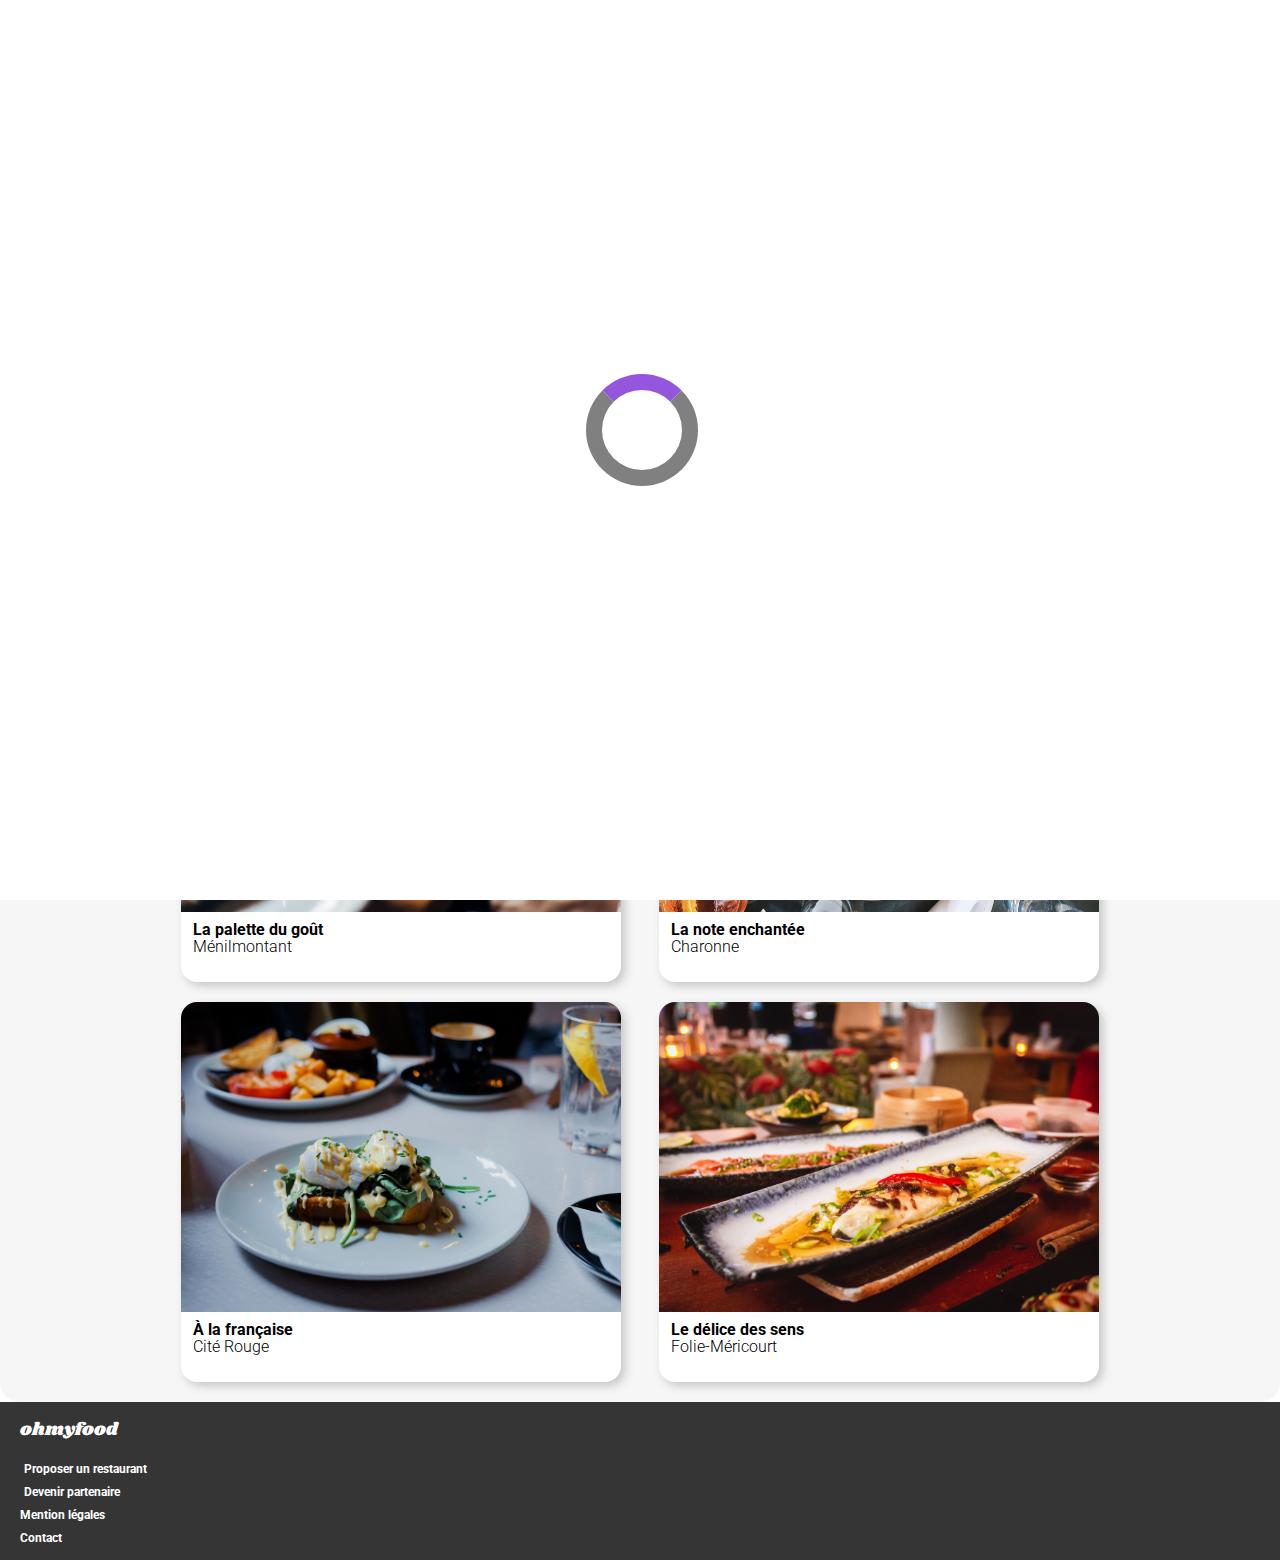
<file: index.html>
<!DOCTYPE html>
<html lang="fr">
    <head>
        <meta charset="UTF-8" />   
	    <meta name="viewport" content="width=device-width, initial-scale=1.0">
        <link rel="stylesheet" href="./assets/css/style.css" />
        <link rel="stylesheet" media="screen and (min-width: 992px)" href="./assets/css/bigscreen.css" type="text/css" />
        <link rel="stylesheet" media="screen and (min-width: 765px) and (max-width: 992px)" href="./assets/css/mediumscreen.css" type="text/css" />
        <title>ohmyfood - accueil</title>
        <link href="https://kit-free.fontawesome.com/releases/latest/css/free-v4-shims.min.css" media="all" rel="stylesheet">
        <link href="https://kit-free.fontawesome.com/releases/latest/css/free-v4-font-face.min.css" media="all" rel="stylesheet">
        <link href="https://kit-free.fontawesome.com/releases/latest/css/free.min.css" media="all" rel="stylesheet">
    </head>
    <body>


        <div class="loader">
            <div class="loader_container"></div>
        </div>



        <header>
            <div class="headerimg">
                <img class="logoheader" src="assets/img/logo/ohmyfood.png" alt="ohmyfood_logo">
            </div>
            <div class="header_lieu">
                <i class="fas fa-map-marker-alt"></i><span class="bold">Paris, Belleville</span>
            </div>
	    </header>
        <main>
            <div id="container_biginfo">
                <div class="container_info">
                    <div class="container_info_taille">
                        <div class="h1_placement">
                            <h1>Réservez le menu qui vous convient</h1>
                        </div>
                        <span class="container_info_text">Découvrez des restaurants d'exception,<br/> séléctionnés par nos soins.</span>
                        <div class="container_info_btn">
                            <a href="#"><span>Explorer nos restaurants</span></a>
                        </div>
                    </div>
                </div>
                <div class="container_fonctionnement">
                    <div class="container_fonctionnement_taille">
                        <div class="container_fonctionnement_titre">
                            <h2>Fonctionnement</h2>
                        </div>
                        <div class="container_fonctionnement_btn"> 
                            <a href="#"><div class="fonctionnement_size">
                                <span><span id="number1">1</span><i class="fas fa-mobile-alt"></i> Choisissez un restaurant</span>
                            </div></a>
                            <a href="#"><div class="fonctionnement_size">
                                <span><span id="number2">2</span><i class="fas fa-list-ul"></i> Composez votre menu </span>
                            </div></a>
                            <a href="#"><div class="fonctionnement_size">
                                <span><span id="number3">3</span><i class="fas fa-store"></i> Dégustez au restaurant</span>
                            </div></a>
                        </div>    
                    </div>
                </div>
            </div>
            <div class="container_restaurants">
                <div class="container_restaurants_titre">
                    <h2>Restaurants</h2>
                </div>
                <div class="Container_restaurants_liste">
                    <a href="menu_la_palette_du_gout.html"><div class="clicrestaurants">
                        <img class="indeximg" src="assets/img/restaurants/jay-wennington-N_Y88TWmGwA-unsplash.jpg" alt="#">
                        <span class="btn_nouveau bold">Nouveau</span>
                        <span class="margin_clic bold">La palette du goût<i class="far fa-heart coeur animationcoeur"></i></span>
                        <span id="margin_soustext">Ménilmontant</span>
                    </div></a>
                    <a href="menu_la_note_enchantee.html"><div class="clicrestaurants">
                        <img class="indeximg" src="assets/img/restaurants/stil-u2Lp8tXIcjw-unsplash.jpg" alt="#">
                        <span class="btn_nouveau bold">Nouveau</span>
                        <span class="margin_clic bold">La note enchantée<i class="far fa-heart coeur animationcoeur"></i></span>
                        <span id="margin_soustext2">Charonne</span>
                    </div></a>
                    <a href="menu_a_la_française.html"><div class="clicrestaurants">
                        <img class="indeximg" src="assets/img/restaurants/toa-heftiba-DQKerTsQwi0-unsplash.jpg" alt="#">
                        <span class="margin_clic bold">À la française<i class="far fa-heart coeur animationcoeur"></i></span>
                        <span id="margin_soustext3">Cité Rouge</span>
                    </div></a>
                    <a href="menu_le_delice_des_sens.html"><div class="clicrestaurants">
                        <img class="indeximg" src="assets/img/restaurants/louis-hansel-shotsoflouis-qNBGVyOCY8Q-unsplash.jpg" alt="#">
                        <span class="margin_clic bold">Le délice des sens<i class="far fa-heart coeur animationcoeur"></i></span>
                        <span id="margin_soustext4">Folie-Méricourt</span>
                    </div></a>
                </div>    
            </div>
        </main>
	    <footer>
            <h2>ohmyfood</h2>
            <a href="#"><i class="fas fa-utensils"></i><span class="bold footer"> Proposer un restaurant</span></a>
            <a href="#"><i class="fas fa-hands-helping"></i><span class="bold"> Devenir partenaire</span></a>
            <a href="#"><span class="bold">Mention légales</span></a>
            <a href="mailto:ohmyfood.pro@gmail.com"><span class="bold">Contact</span></a>
	    </footer>
    </body>
</html>
</file>
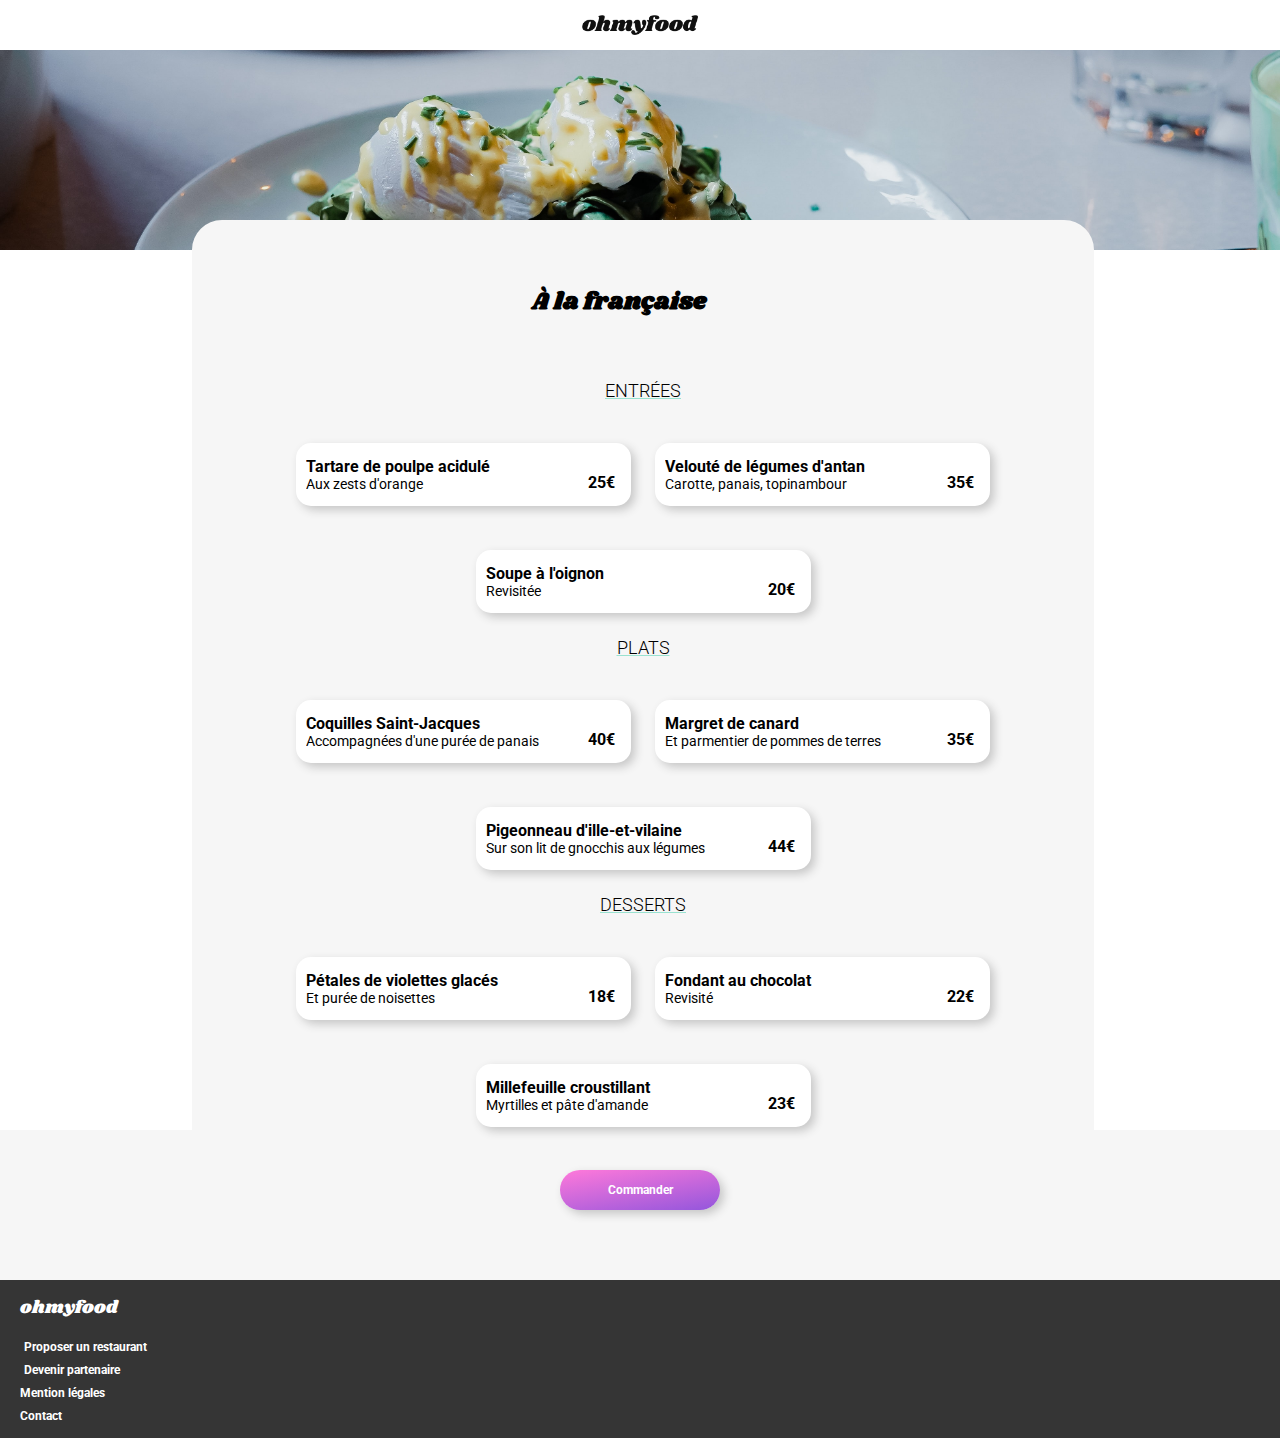
<file: menu_a_la_française.html>
<!DOCTYPE html>
<html lang="fr">
    <head>
        <meta charset="UTF-8" />   
	    <meta name="viewport" content="width=device-width, initial-scale=1.0">
        <link rel="stylesheet" href="./assets/css/style.css" />
        <link rel="stylesheet" media="screen and (min-width: 993px)" href="./assets/css/bigscreen.css" type="text/css" />
        <link rel="stylesheet" media="screen and (min-width: 765px) and (max-width: 992px)" href="./assets/css/mediumscreen.css" type="text/css" />
        <title>ohmyfood - Menu - À la française</title>
        <link href="https://kit-free.fontawesome.com/releases/latest/css/free-v4-shims.min.css" media="all" rel="stylesheet">
        <link href="https://kit-free.fontawesome.com/releases/latest/css/free-v4-font-face.min.css" media="all" rel="stylesheet">
        <link href="https://kit-free.fontawesome.com/releases/latest/css/free.min.css" media="all" rel="stylesheet">
    </head>
    <body>
        <header>
            <div class="retour">
                <a href="index.html"><i class="fas fa-arrow-left"></i></a>
            </div>
            <div class="container_logo">
                <img class="logo_img" src="assets/img/logo/ohmyfood.png" alt="ohmyfood_logo">
            </div>
	    </header>
        <main>
            <div class="background_color">
                <div class="main_img">
                    <img class="img_principal" src="assets/img/restaurants/toa-heftiba-DQKerTsQwi0-unsplash.jpg" alt="#">
                </div>
                <div class="background_border">
                    <div class="container_titre">
                        <h1>À la française <a href="#"><i class="far coeur_title fa-heart animationcoeur"></i></a></h1>
                    </div>
                    <div class="entete">
                        <span>ENTRÉES</span>
                    </div>
                    <div class="container_repas delay_1">
                        <section class="btn_repas">    
                            <header class="description">
                                <h4 class="bold description_titre">Tartare de poulpe acidulé</h4>
                                <p class="description_ingredient">Aux zests d'orange</p>
                            </header>  
                            <div class="bold price">25€</div>
                            <div class="animationcheck">
                                <div class="btn_repas_valide">
                                    <i class="fas fa-check-circle"></i>
                                </div>
                            </div>  
                        </section>
                        <section class="btn_repas">
                            <header class="description">
                                <h4 class="bold description_titre">Velouté de légumes d'antan</h4>
                                <p class="description_ingredient">Carotte, panais, topinambour</p>
                            </header>
                            <div class="bold price">35€</div>  
                            <div class="animationcheck">
                                <div class="btn_repas_valide">
                                    <i class="fas fa-check-circle"></i>
                                </div>
                            </div>
                        </section>
                        <section class="btn_repas">                          
                            <header class="description">
                                <h4 class="bold description_titre">Soupe à l'oignon</h4>
                                <p class="description_ingredient">Revisitée</p>
                            </header>    
                            <div class="bold price">20€</div>
                            <div class="animationcheck">
                                <div class="btn_repas_valide">
                                    <i class="fas fa-check-circle"></i>
                                </div>
                            </div>    
                        </section>
                    </div>
                    <div class="entete">
                        <span>PLATS</span>
                    </div>
                    <div class="container_repas delay_2">
                        <section class="btn_repas">
                            <header class="description">
                                <h4 class="bold description_titre">Coquilles Saint-Jacques</h4>
                                <p class="description_ingredient">Accompagnées d'une purée de panais</p>  
                            </header>
                            <div class="bold price">40€</div>
                            <div class="animationcheck">
                                <div class="btn_repas_valide">
                                    <i class="fas fa-check-circle"></i>
                                </div>
                            </div>    
                        </section>

                        <section class="btn_repas">
                            <header class="description">
                                <h4 class="bold description_titre">Margret de canard</h4>
                                <p class="description_ingredient">Et parmentier de pommes de terres</p>
                            </header>
                            <div class="bold price">35€</div>
                            <div class="animationcheck">
                                <div class="btn_repas_valide">
                                    <i class="fas fa-check-circle"></i>
                                </div>
                            </div>
                        </section>
                        <section class="btn_repas">
                            <header class="description">
                                <h4 class="bold description_titre">Pigeonneau d'ille-et-vilaine</h4>                           
                                <p class="description_ingredient">Sur son lit de gnocchis aux légumes</p>
                            </header>    
                            <div class="bold price">44€</div>
                            <div class="animationcheck">
                                <div class="btn_repas_valide">
                                    <i class="fas fa-check-circle"></i>
                                </div>
                            </div>
                        </section>
                    </div>
                    <div class="entete">
                        <span>DESSERTS</span>
                    </div>
                    <div class="container_repas delay_3">
                       <section class="btn_repas">
                            <header class="description">
                                <h4 class="bold description_titre">Pétales de violettes glacés</h4>
                                <p class="description_ingredient">Et purée de noisettes</p>
                            </header>    
                            <div class="bold price">18€</div>
                            <div class="animationcheck">
                                <div class="btn_repas_valide">
                                    <i class="fas fa-check-circle"></i>
                                </div>
                            </div>
                        </section>
                        <section class="btn_repas">
                            <header class="description">
                                <h4 class="bold description_titre">Fondant au chocolat</h4>
                                <p class="description_ingredient">Revisité</p>
                            </header>
                            <div class="bold price">22€</div>
                            <div class="animationcheck">
                                <div class="btn_repas_valide">
                                    <i class="fas fa-check-circle"></i>
                                </div>
                            </div>
                        </section>
                        <section class="btn_repas">
                            <header class="description">
                                <h4 class="bold description_titre">Millefeuille croustillant</h4>
                                <p class="description_ingredient">Myrtilles et pâte d'amande</p>
                            </header>
                            <div class="bold price">23€</div>
                            <div class="animationcheck">
                                <div class="btn_repas_valide">
                                    <i class="fas fa-check-circle"></i>
                                </div>
                            </div>
                        </section>
                    </div>
                </div>
            </div>
        </main>    
        <div class="container_btn">
            <a href="#"><div class="btn_commander">
                <span class="bold">Commander</span>
            </div></a>
        </div>
	    <footer>
            <h2>ohmyfood</h2>
            <a href="#"><i class="fas fa-utensils"></i><span class="bold footer"> Proposer un restaurant</span></a>
            <a href="#"><i class="fas fa-hands-helping"></i><span class="bold"> Devenir partenaire</span></a>
            <a href="#"><span class="bold">Mention légales</span></a>
            <a href="mailto:ohmyfood.pro@gmail.com"><span class="bold">Contact</span></a>
	    </footer>
    </body>
</html>
</file>
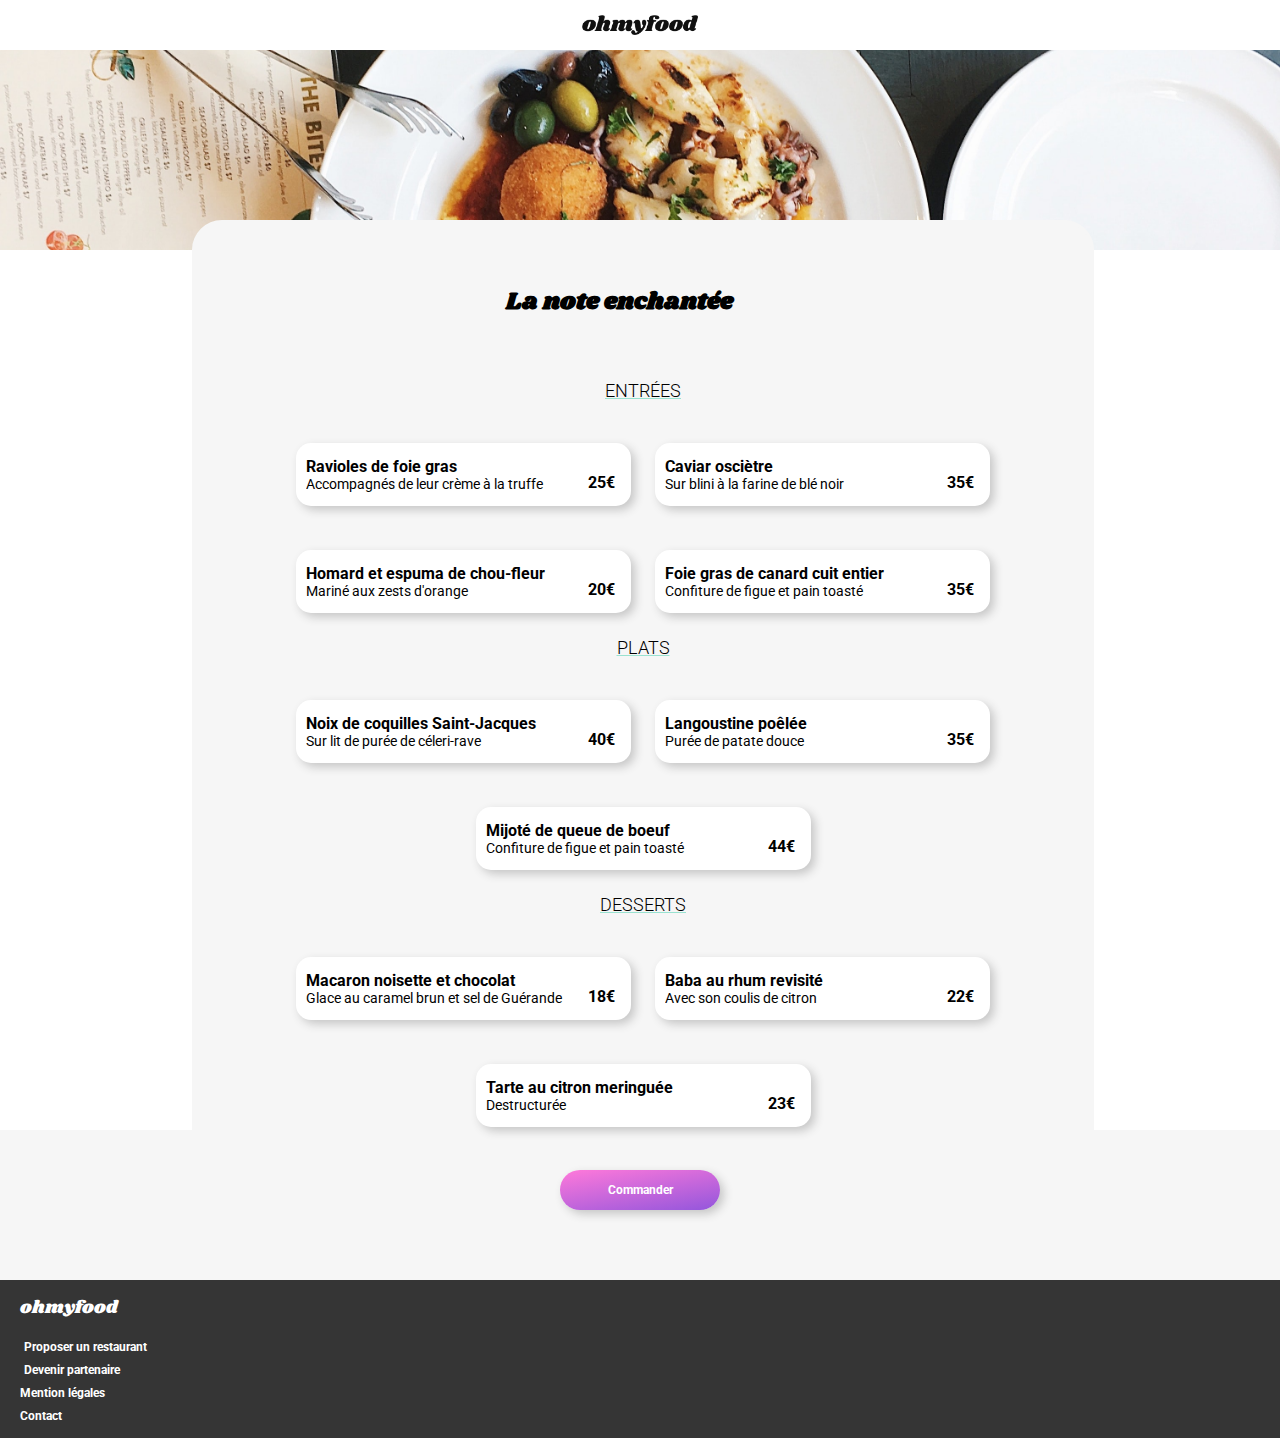
<file: menu_la_note_enchantee.html>
<!DOCTYPE html>
<html lang="fr">
    <head>
        <meta charset="UTF-8" />   
	    <meta name="viewport" content="width=device-width, initial-scale=1.0">
        <link rel="stylesheet" href="./assets/css/style.css" />
        <link rel="stylesheet" media="screen and (min-width: 993px)" href="./assets/css/bigscreen.css" type="text/css" />
        <link rel="stylesheet" media="screen and (min-width: 765px) and (max-width: 992px)" href="./assets/css/mediumscreen.css" type="text/css" />
        <title>ohmyfood - Menu - La note enchantée</title>
        <link href="https://kit-free.fontawesome.com/releases/latest/css/free-v4-shims.min.css" media="all" rel="stylesheet">
        <link href="https://kit-free.fontawesome.com/releases/latest/css/free-v4-font-face.min.css" media="all" rel="stylesheet">
        <link href="https://kit-free.fontawesome.com/releases/latest/css/free.min.css" media="all" rel="stylesheet">
    </head>
    <body>
        <header>
            <div class="retour">
                <a href="index.html"><i class="fas fa-arrow-left"></i></a>
            </div>
            <div class="container_logo">
                <img class="logo_img" src="assets/img/logo/ohmyfood.png" alt="ohmyfood_logo">
            </div>
	    </header>
        <main>
            <div class="background_color">
                <div class="main_img">
                    <img class="img_principal" src="assets/img/restaurants/stil-u2Lp8tXIcjw-unsplash.jpg" alt="#">
                </div>
                <div class="background_border">
                    <div class="container_titre">
                        <h1>La note enchantée <a href="#"><i class="far coeur_title fa-heart animationcoeur"></i></a></h1>
                    </div>
                    <div class="entete">
                        <span>ENTRÉES</span>
                    </div>
                    <div class="container_repas delay_1">
                        <section class="btn_repas "> 
                            <header class="description">
                                <h4 class="bold description_titre">Ravioles de foie gras</h4>
                                <p class="description_ingredient">Accompagnés de leur crème à la truffe</p>
                            </header>
                            <div class="bold price">25€</div>
                            <div class="animationcheck">
                                <div class="btn_repas_valide">
                                    <i class="fas fa-check-circle"></i>
                                </div>
                            </div>
                        </section>
                        <section class="btn_repas">
                            <header class="description">
                                <h4 class="bold description_titre">Caviar osciètre</h4>
                                <p class="description_ingredient">Sur blini à la farine de blé noir</p>
                            </header>
                            <div class="bold price">35€</div>
                            <div class="animationcheck">
                                <div class="btn_repas_valide">
                                    <i class="fas fa-check-circle"></i>
                                </div>
                            </div>
                        </section>
                        <section class="btn_repas">
                            <header class="description">
                                <h4 class="bold description_titre">Homard et espuma de chou-fleur </h4>
                                <p class="description_ingredient">Mariné aux zests d'orange</p>
                            </header>
                            <div class="bold price">20€</div>
                            <div class="animationcheck">
                                <div class="btn_repas_valide">
                                    <i class="fas fa-check-circle"></i>
                                </div>
                            </div>
                        </section>
                        <section class="btn_repas">
                            <header class="description">
                                <h4 class="bold description_titre">Foie gras de canard cuit entier</h4>
                                <p class="description_ingredient">Confiture de figue et pain toasté</p>
                            </header>
                            <div class="bold price">35€</div>
                            <div class="animationcheck">
                                <div class="btn_repas_valide">
                                    <i class="fas fa-check-circle"></i>
                                </div>
                            </div>
                        </section>
                    </div>
                    <div class="entete">
                        <span>PLATS</span>
                    </div>
                    <div class="container_repas delay_2">
                        <section class="btn_repas">
                            <header class="description">
                                <h4 class="bold description_titre">Noix de coquilles Saint-Jacques</h4>
                                <p class="description_ingredient">Sur lit de purée de céleri-rave</p>
                            </header>
                            <div class="bold price">40€</div>
                            <div class="animationcheck">
                                <div class="btn_repas_valide">
                                    <i class="fas fa-check-circle"></i>
                                </div>
                            </div>
                        </section>
                        <section class="btn_repas">
                            <header class="description">
                                <h4 class="bold description_titre">Langoustine poêlée</h4>
                                <p class="description_ingredient">Purée de patate douce</p>
                            </header>
                            <div class="bold price">35€</div>
                            <div class="animationcheck">
                                <div class="btn_repas_valide">
                                    <i class="fas fa-check-circle"></i>
                                </div>
                            </div>
                        </section>
                        <section class="btn_repas">
                            <header class="description">
                                <h4 class="bold description_titre">Mijoté de queue de boeuf</h4>
                                <p class="description_ingredient">Confiture de figue et pain toasté</p>
                            </header>
                            <div class="bold price">44€</div>
                            <div class="animationcheck">
                                <div class="btn_repas_valide">
                                    <i class="fas fa-check-circle"></i>
                                </div>
                            </div>
                        </section>
                    </div>
                    <div class="entete">
                        <span>DESSERTS</span>
                    </div>
                    <div class="container_repas delay_3">
                        <section class="btn_repas">
                            <header class="description">
                                <h4 class="bold description_titre">Macaron noisette et chocolat</h4>
                                <p class="description_ingredient">Glace au caramel brun et sel de Guérande</p>
                            </header>
                            <div class="bold price">18€</div>
                            <div class="animationcheck">
                                <div class="btn_repas_valide">
                                    <i class="fas fa-check-circle"></i>
                                </div>
                            </div>
                        </section>
                        <section class="btn_repas">
                            <header class="description">
                                <h4 class="bold description_titre">Baba au rhum revisité</h4>
                                <p class="description_ingredient">Avec son coulis de citron</p>
                            </header>
                            <div class="bold price">22€</div>
                            <div class="animationcheck">
                                <div class="btn_repas_valide">
                                    <i class="fas fa-check-circle"></i>
                                </div>
                            </div>
                        </section>
                        <section class="btn_repas">
                            <header class="description">
                                <h4 class="bold description_titre">Tarte au citron meringuée</h4>
                                <p class="description_ingredient">Destructurée</p>
                            </header>                            
                            <div class="bold price">23€</div>
                            <div class="animationcheck">
                                <div class="btn_repas_valide">
                                    <i class="fas fa-check-circle"></i>
                                </div>
                            </div>
                        </section>
                    </div>
                </div>   
            </div>
        </main>    
        <div class="container_btn">
            <a href="#"><div class="btn_commander">
                <span class="bold">Commander</span>
            </div></a>
        </div>
	    <footer>
            <h2>ohmyfood</h2>
            <a href="#"><i class="fas fa-utensils"></i><span class="bold footer"> Proposer un restaurant</span></a>
            <a href="#"><i class="fas fa-hands-helping"></i><span class="bold"> Devenir partenaire</span></a>
            <a href="#"><span class="bold">Mention légales</span></a>
            <a href="mailto:ohmyfood.pro@gmail.com"><span class="bold">Contact</span></a>
	    </footer>
    </body>
</html>
</file>
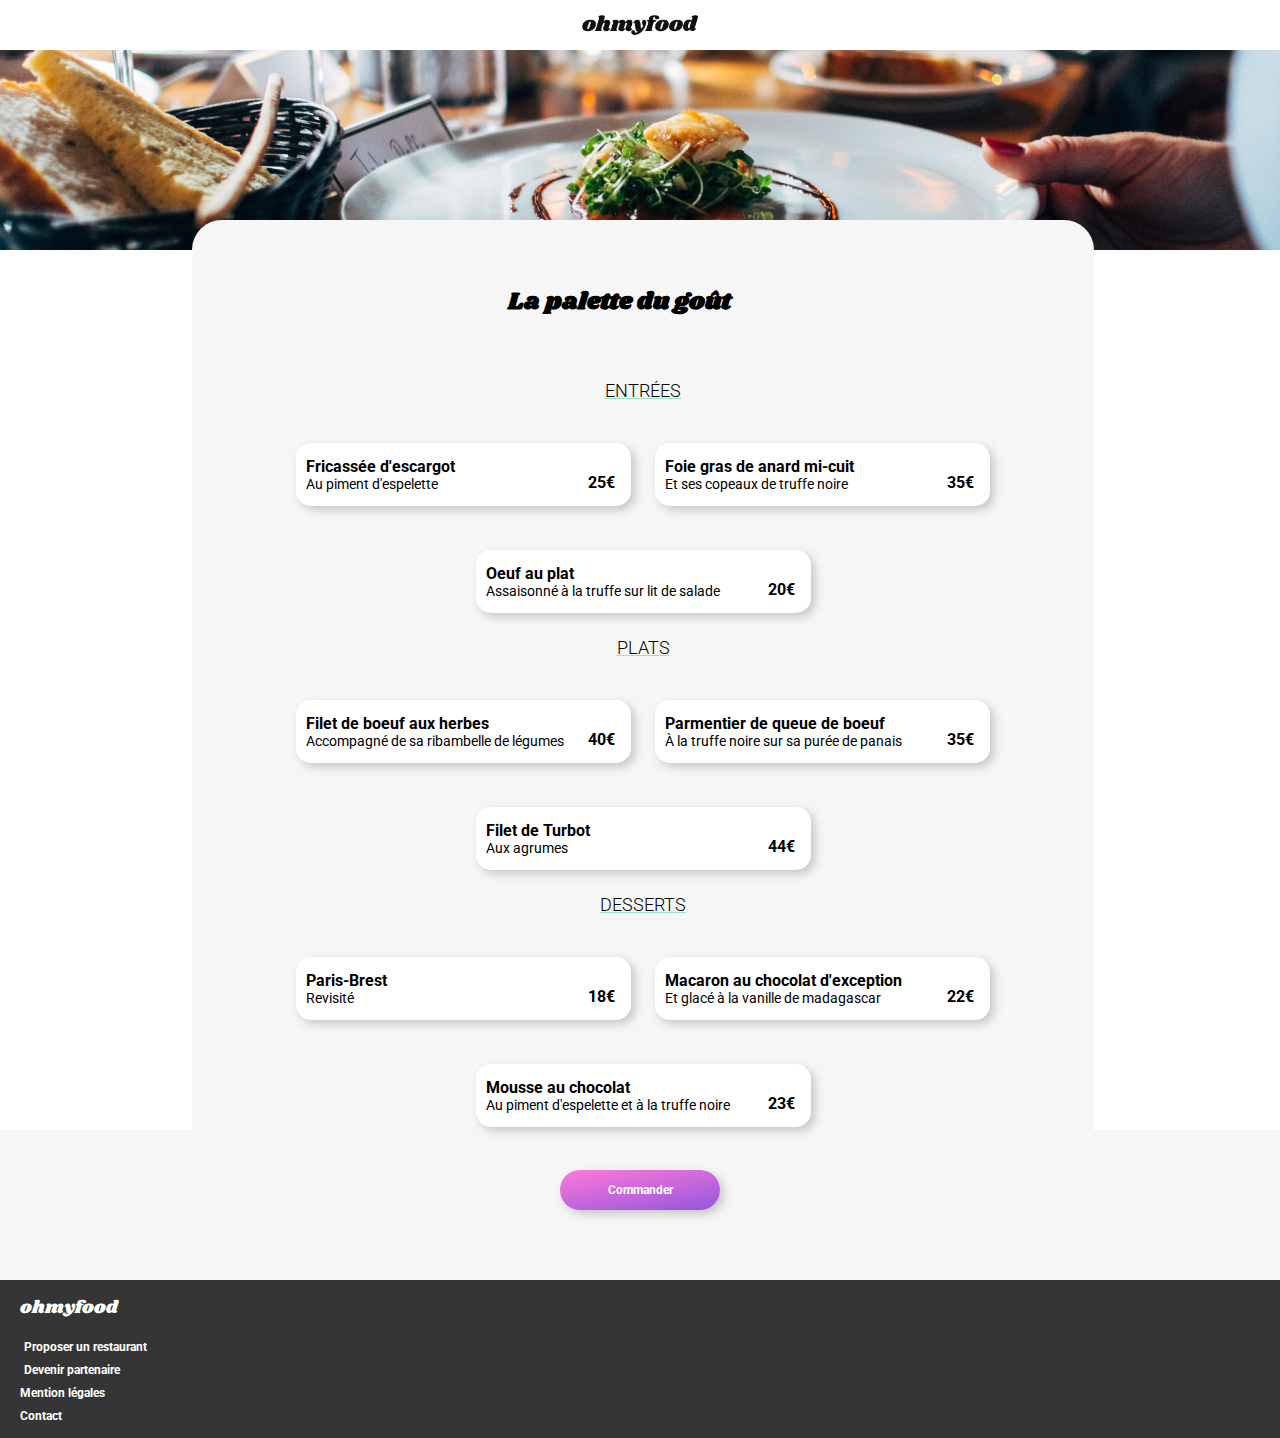
<file: menu_la_palette_du_gout.html>
<!DOCTYPE html>
<html lang="fr">
    <head>
        <meta charset="UTF-8" />   
	    <meta name="viewport" content="width=device-width, initial-scale=1.0">
        <link rel="stylesheet" href="./assets/css/style.css" />
        <link rel="stylesheet" media="screen and (min-width: 993px)" href="./assets/css/bigscreen.css" type="text/css" />
        <link rel="stylesheet" media="screen and (min-width: 765px) and (max-width: 992px)" href="./assets/css/mediumscreen.css" type="text/css" />
        <title>ohmyfood - Menu - La palette du goût</title>
        <link href="https://kit-free.fontawesome.com/releases/latest/css/free-v4-shims.min.css" media="all" rel="stylesheet">
        <link href="https://kit-free.fontawesome.com/releases/latest/css/free-v4-font-face.min.css" media="all" rel="stylesheet">
        <link href="https://kit-free.fontawesome.com/releases/latest/css/free.min.css" media="all" rel="stylesheet">
    </head>
    <body>
        <header>
            <div class="retour">
                <a href="index.html"><i class="fas fa-arrow-left"></i></a>
            </div>
            <div class="container_logo">            
                <img class="logo_img" src="assets/img/logo/ohmyfood.png" alt="ohmyfood_logo">
            </div>
        </header>
        <main>
            <div class="background_color">
                <div class="main_img">
                    <img class="img_principal" src="assets/img/restaurants/jay-wennington-N_Y88TWmGwA-unsplash.jpg" alt="#">
                </div>
                <div class="background_border">
                    <div class="container_titre">
                        <h1>La palette du goût <a href="#"><i class="far coeur_title fa-heart animationcoeur"></i></a></h1>    
                    </div>
                    <div class="entete">
                        <span>ENTRÉES</span>
                    </div>
                    <div class="container_repas delay_1">
                        <section class="btn_repas">
                            <header class="description">
                                <h4 class="bold description_titre">Fricassée d'escargot</h4>
                                <p class="description_ingredient">Au piment d'espelette</p>
                            </header>    
                            <div class="bold price">25€</div>
                            <div class="animationcheck">
                                <div class="btn_repas_valide">
                                    <i class="fas fa-check-circle"></i>
                                </div>
                            </div>
                        </section>
                        <section class="btn_repas">
                            <header class="description">
                                <h4 class="bold description_titre">Foie gras de anard mi-cuit</h4>
                                <p class="description_ingredient">Et ses copeaux de truffe noire</p>
                            </header>    
                            <div class="bold price">35€</div>
                            <div class="animationcheck">
                                <div class="btn_repas_valide">
                                    <i class="fas fa-check-circle"></i>
                                </div>
                            </div>
                        </section>
                        <section class="btn_repas">
                            <header class="description">
                                <h4 class="bold description_titre">Oeuf au plat</h4>
                                <p class="description_ingredient">Assaisonné à la truffe sur lit de salade</p>
                            </header>
                            <div class="bold price">20€</div>
                            <div class="animationcheck">
                                <div class="btn_repas_valide">
                                    <i class="fas fa-check-circle"></i>
                                </div>
                            </div>
                        </section>
                    </div>
                    <div class="entete">
                        <span>PLATS</span>
                    </div>
                    <div class="container_repas delay_2">
                        <section class="btn_repas">
                            <header class="description">
                                <h4 class="bold description_titre">Filet de boeuf aux herbes</h4>
                                <p class="description_ingredient">Accompagné de sa ribambelle de légumes</p>
                            </header>    
                            <div class="bold price">40€</div>
                            <div class="animationcheck">
                                <div class="btn_repas_valide">
                                    <i class="fas fa-check-circle"></i>
                                </div>
                            </div>
                        </section>
                        <section class="btn_repas">
                            <header class="description">
                                <h4 class="bold description_titre">Parmentier de queue de boeuf</h4>
                                <p class="description_ingredient">À la truffe noire sur sa purée de panais</p>
                            </header>    
                            <div class="bold price">35€</div>
                            <div class="animationcheck">
                                <div class="btn_repas_valide">
                                    <i class="fas fa-check-circle"></i>
                                </div>
                            </div>
                        </section>
                        <section class="btn_repas">
                            <header class="description">
                                <h4 class="bold description_titre">Filet de Turbot</h4>
                                <p class="description_ingredient">Aux agrumes</p>
                            </header>    
                            <div class="bold price">44€</div>
                            <div class="animationcheck">
                                <div class="btn_repas_valide">
                                    <i class="fas fa-check-circle"></i>
                                </div>
                            </div>
                        </section>
                    </div>
                    <div class="entete">
                        <span>DESSERTS</span>
                    </div>
                    <div class="container_repas delay_3">
                        <section class="btn_repas">
                            <header class="description">
                                <h4 class="bold description_titre">Paris-Brest</h4>
                                <p class="description_ingredient">Revisité</p>
                            </header>    
                            <div class="bold price">18€</div>
                            <div class="animationcheck">
                                <div class="btn_repas_valide">
                                    <i class="fas fa-check-circle"></i>
                                </div>
                            </div>
                        </section>
                        <section class="btn_repas">
                            <header class="description">
                                <h4 class="bold description_titre">Macaron au chocolat d'exception</h4>
                                <p class="description_ingredient">Et glacé à la vanille de madagascar</p>
                            </header>    
                            <div class="bold price">22€</div>
                            <div class="animationcheck">
                                <div class="btn_repas_valide">
                                    <i class="fas fa-check-circle"></i>
                                </div>
                            </div>
                        </section>
                        <section class="btn_repas">
                            <header class="description">
                                <h4 class="bold description_titre">Mousse au chocolat</h4>
                                <p class="description_ingredient">Au piment d'espelette et à la truffe noire</p>
                            </header>    
                            <div class="bold price">23€</div>
                            <div class="animationcheck">
                                <div class="btn_repas_valide">
                                    <i class="fas fa-check-circle"></i>
                                </div>
                            </div>
                        </section>
                    </div>
                </div>
            </div>
        </main>
        <div class="container_btn">
            <a href="#"><div class="btn_commander">
                <span class="bold">Commander</span>
            </div></a>
        </div>
	    <footer>
            <h2>ohmyfood</h2>
            <a href="#"><i class="fas fa-utensils"></i><span class="bold footer"> Proposer un restaurant</span></a>
            <a href="#"><i class="fas fa-hands-helping"></i><span class="bold"> Devenir partenaire</span></a>
            <a href="#"><span class="bold">Mention légales</span></a>
            <a href="mailto:ohmyfood.pro@gmail.com"><span class="bold">Contact</span></a>
	    </footer>
    </body>
</html>
</file>
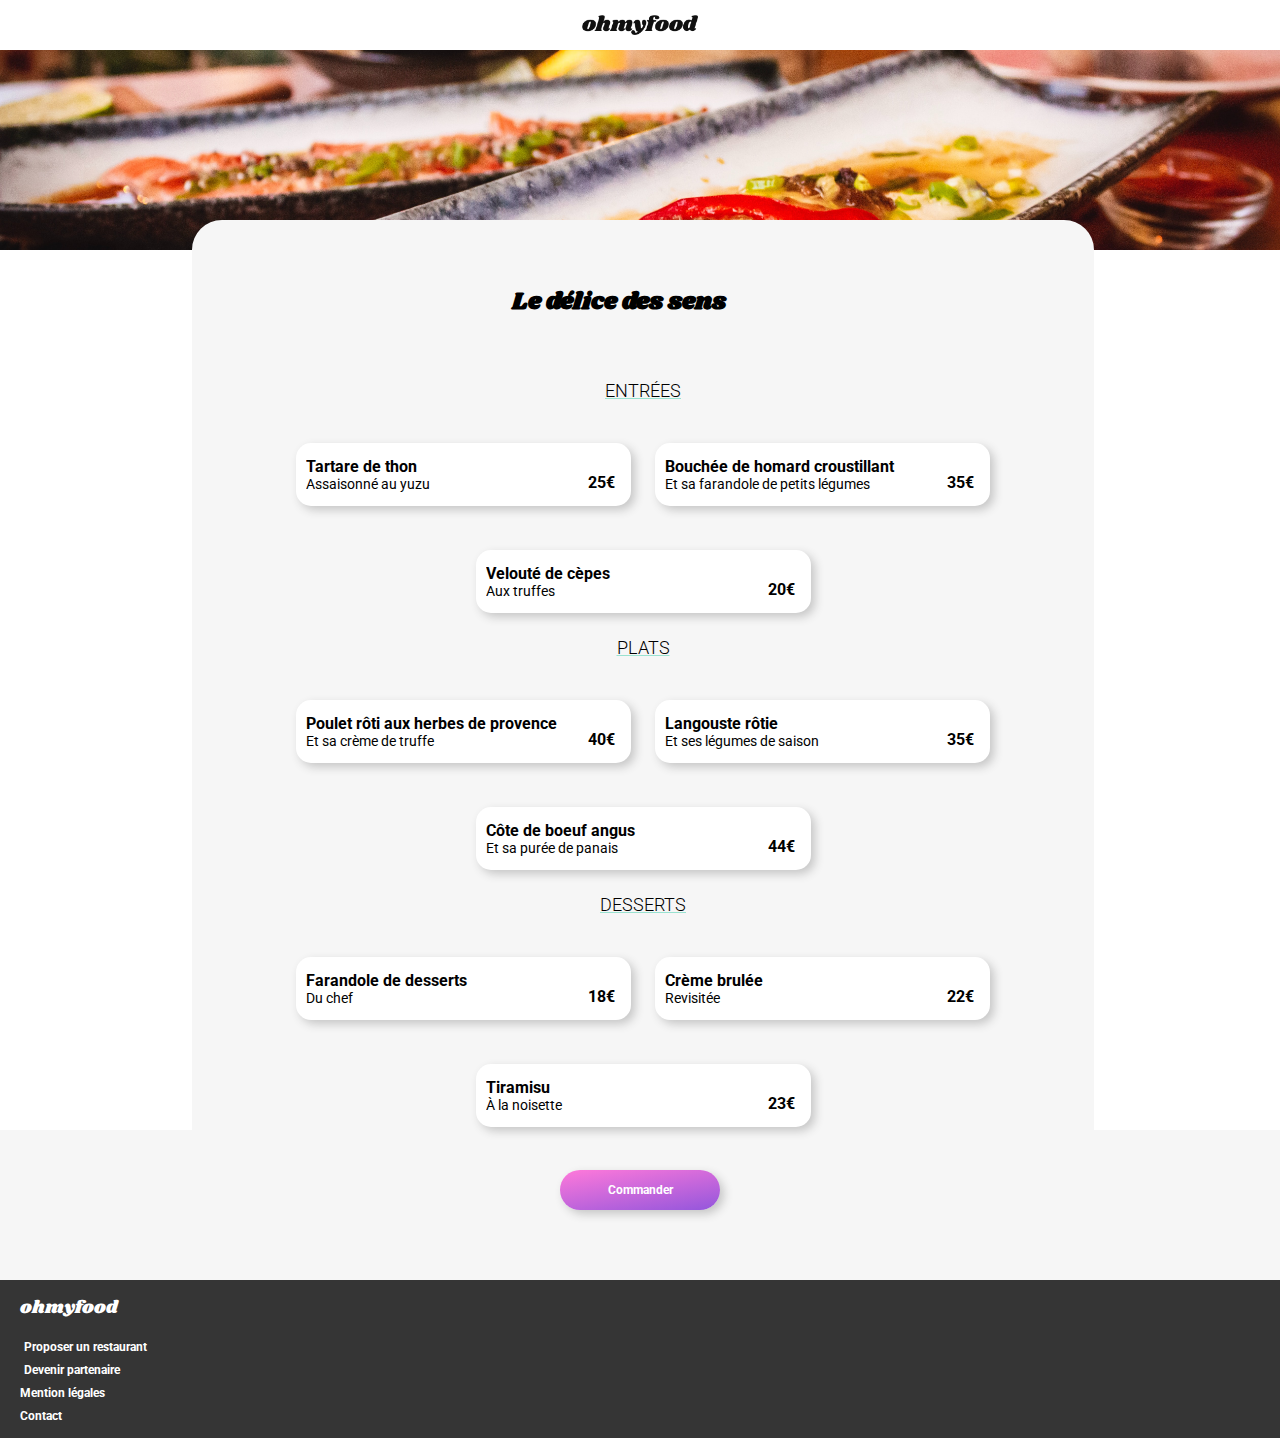
<file: menu_le_delice_des_sens.html>
<!DOCTYPE html>
<html lang="fr">
    <head>
        <meta charset="UTF-8" />   
	    <meta name="viewport" content="width=device-width, initial-scale=1.0">
        <link rel="stylesheet" href="./assets/css/style.css" type="text/css"/>
        <link rel="stylesheet" media="screen and (min-width: 993px)" href="./assets/css/bigscreen.css" type="text/css" />
        <link rel="stylesheet" media="screen and (min-width: 765px) and (max-width: 992px)" href="./assets/css/mediumscreen.css" type="text/css" />
        <title>ohmyfood - Menu - Le délice des sens</title>
        <link href="https://kit-free.fontawesome.com/releases/latest/css/free-v4-shims.min.css" media="all" rel="stylesheet">
        <link href="https://kit-free.fontawesome.com/releases/latest/css/free-v4-font-face.min.css" media="all" rel="stylesheet">
        <link href="https://kit-free.fontawesome.com/releases/latest/css/free.min.css" media="all" rel="stylesheet">
    </head>
    <body>
        <header>
            <div class="retour">
                <a href="index.html"><i class="fas fa-arrow-left"></i></a>
            </div>
            <div class="container_logo">
                <img class="logo_img" src="assets/img/logo/ohmyfood.png" alt="ohmyfood_logo">
            </div>
	    </header>
        <main>
            <div class="background_color">
                <div class="main_img">
                    <img class="img_principal" src="assets/img/restaurants/louis-hansel-shotsoflouis-qNBGVyOCY8Q-unsplash.jpg" alt="#">
                </div>
                <div class="background_border">
                    <div class="container_titre">
                        <h1>Le délice des sens <a href="#"><i class="far coeur_title fa-heart animationcoeur"></i></a></h1>
                    </div>
                    <div class="entete">
                        <span>ENTRÉES</span>
                    </div>
                    <div class="container_repas delay_1">
                        <section class="btn_repas">
                            <header class="description">
                                <h4 class="bold description_titre">Tartare de thon</h4> 
                                <p class="description_ingredient">Assaisonné au yuzu</p>
                            </header>
                            <div class="bold price">25€</div>
                            <div class="animationcheck">
                                <div class="btn_repas_valide">
                                    <i class="fas fa-check-circle"></i>
                                </div>
                            </div>
                        </section>
                        <section class="btn_repas">
                            <header class="description">
                                <h4 class="bold description_titre">Bouchée de homard croustillant</h4>
                                <p class="description_ingredient">Et sa farandole de petits légumes</p>
                            </header>    
                            <div class="bold price">35€</div>
                            <div class="animationcheck">
                                <div class="btn_repas_valide">
                                    <i class="fas fa-check-circle"></i>
                                </div>
                            </div>
                        </section>
                        <section class="btn_repas">
                            <header class="description">
                                <h4 class="bold description_titre">Velouté de cèpes</h4>
                                <p class="description_ingredient">Aux truffes</p>
                            </header>    
                            <div class="bold price">20€</div>
                            <div class="animationcheck">
                                <div class="btn_repas_valide">
                                    <i class="fas fa-check-circle"></i>
                                </div>
                            </div>
                        </section>
                    </div>
                    <div class="entete">
                        <span>PLATS</span>
                    </div>
                    <div class="container_repas delay_2">
                        <section class="btn_repas">
                            <header class="description">
                                <h4 class="bold description_titre">Poulet rôti aux herbes de provence</h4>
                                <p class="description_ingredient">Et sa crème de truffe</p>
                            </header>    
                            <div class="bold price">40€</div>
                            <div class="animationcheck">
                                <div class="btn_repas_valide">
                                    <i class="fas fa-check-circle"></i>
                                </div>
                            </div>
                        </section>
                        <section class="btn_repas">
                            <header class="description">
                                <h4 class="bold description_titre">Langouste rôtie</h4>
                                <p class="description_ingredient">Et ses légumes de saison</p>
                            </header>    
                            <div class="bold price">35€</div>
                            <div class="animationcheck">
                                <div class="btn_repas_valide">
                                    <i class="fas fa-check-circle"></i>
                                </div>
                            </div>
                        </section>
                        <section class="btn_repas">
                            <header class="description">
                                <h4 class="bold description_titre">Côte de boeuf angus</h4>
                                <p class="description_ingredient">Et sa purée de panais</p>
                            </header>    
                            <div class="bold price">44€</div>
                            <div class="animationcheck">
                                <div class="btn_repas_valide">
                                    <i class="fas fa-check-circle"></i>
                                </div>
                            </div>
                        </section>
                    </div>
                    <div class="entete">
                        <span>DESSERTS</span>
                    </div>
                    <div class="container_repas delay_3">
                        <section class="btn_repas">
                            <header class="description">
                                <h4 class="bold description_titre">Farandole de desserts</h4>
                                <p class="description_ingredient">Du chef</p>
                            </header>    
                            <div class="bold price">18€</div>
                            <div class="animationcheck">
                                <div class="btn_repas_valide">
                                    <i class="fas fa-check-circle"></i>
                                </div>
                            </div>
                        </section>
                        <section class="btn_repas">
                            <header class="description">
                                <h4 class="bold description_titre">Crème brulée</h4>
                                <p class="description_ingredient">Revisitée</p>
                            </header>    
                            <div class="bold price">22€</div>
                            <div class="animationcheck">
                                <div class="btn_repas_valide">
                                    <i class="fas fa-check-circle"></i>
                                </div>
                            </div>
                        </section>
                        <section class="btn_repas">
                            <header class="description">
                                <h4 class="bold description_titre">Tiramisu</h4>
                                <p class="description_ingredient">À la noisette</p>
                            </header>    
                            <div class="bold price">23€</div>
                            <div class="animationcheck">
                                <div class="btn_repas_valide">
                                    <i class="fas fa-check-circle"></i>
                                </div>
                            </div>    
                        </section>
                    </div>
                </div>    
            </div>   
        </main>    
        <div class="container_btn">
            <a href="#"><div class="btn_commander">
                <span class="bold">Commander</span>
            </div></a>
        </div>
	    <footer>
            <h2>ohmyfood</h2>
            <a href="#"><i class="fas fa-utensils"></i><span class="bold footer"> Proposer un restaurant</span></a>
            <a href="#"><i class="fas fa-hands-helping"></i><span class="bold"> Devenir partenaire</span></a>
            <a href="#"><span class="bold">Mention légales</span></a>
            <a href="mailto:ohmyfood.pro@gmail.com"><span class="bold">Contact</span></a>
	    </footer>
    </body>
</html>
</file>
<file: assets/css/style.css>
@import url("https://fonts.googleapis.com/css2?family=Roboto:wght@300;400&family=Shrikhand&display=swap");
h4 {
  font-family: roboto;
}

p {
  font-family: roboto;
}

.coeur_title {
  float: right;
}

.main_img {
  height: 170px;
}

.background_border {
  border-style: solid;
  border-radius: 30px;
  background-color: #f6f6f6;
  position: relative;
  border-color: #f6f6f6;
}

h1 {
  font-family: Shrikhand;
  font-size: 24px;
}

span {
  font-family: Roboto;
  font-weight: 300;
}

header {
  background-color: #ffff;
}

body {
  margin: 0;
}

a {
  text-decoration: none;
  color: #000000;
}

.logoheader {
  height: 34px;
  width: auto;
}

header a {
  position: absolute;
  display: flex;
  align-items: center;
  height: 50px;
}

.container_logo {
  justify-content: center;
  align-items: center;
  align-content: center;
  display: flex;
  height: 50px;
  width: 100%;
}

.logo_img {
  width: auto;
  height: 20px;
}

.headerimg {
  display: flex;
  margin: 20px 0 20px 0;
  justify-content: center;
}

.header_lieu {
  display: flex;
  justify-content: center;
  background-color: #eaeaea;
  height: 60px;
  align-items: center;
}
.header_lieu i {
  padding-right: 16px;
}

.container_info {
  display: flex;
  justify-content: center;
  height: 270px;
  background-color: #f6f6f6;
}
.container_info_taille {
  display: flex;
  flex-direction: column;
  text-align: center;
}
.container_info_taille h1 {
  font-size: 22px;
  display: flex;
  width: 70%;
  font-family: roboto;
}
.container_info .h1_placement {
  display: flex;
  width: 100%;
  justify-content: center;
  margin-top: 20px;
}
.container_info_text {
  font-size: 16px;
  margin-top: -12px;
}
.container_info_btn {
  margin-top: 48px;
  font-size: 18px;
}
.container_info_btn span {
  background: linear-gradient(350deg, #9356DC, #FF79DA);
  padding: 16px 24px 16px 24px;
  border-radius: 40px;
  color: #ffff;
  font-weight: 400;
  box-shadow: inset 0 0 0, 4px 4px 10px #c6c6c6;
}

.container_fonctionnement {
  display: flex;
  flex-direction: column;
  height: 400px;
}
.container_fonctionnement span {
  margin: 0 20px 0 30px;
  padding: 24px 0 24px;
  background-color: #f6f6f6;
  border-radius: 20px;
  font-size: 16px;
  width: 85%;
  font-weight: bold;
  box-shadow: inset 0 0 0, 4px 4px 10px #c6c6c6;
}
.container_fonctionnement_titre {
  margin-left: 5%;
  margin-top: 40px;
  margin-bottom: 40px;
  font-size: 16px;
  font-family: roboto;
}
.container_fonctionnement_btn {
  display: flex;
  flex-direction: column;
  height: 240px;
  justify-content: space-evenly;
  align-items: center;
}
.container_fonctionnement_btn a {
  width: 100%;
}

.fonctionnement_size {
  display: flex;
  justify-content: center;
  margin: 12px 0 12px 0;
}
.fonctionnement_size .fas {
  margin-right: 24px;
  color: #808080;
  font-size: 18px;
}

#number1 {
  border-radius: 100%;
  color: #ffff;
  background-color: #9356DC;
  padding: 4px 8px 4px 8px;
  margin-left: -12px;
  font-size: 12px;
  box-shadow: none;
}

#number2 {
  border-radius: 100%;
  color: #ffff;
  background-color: #9356DC;
  padding: 4px 8px 4px 8px;
  margin-left: -12px;
  font-size: 12px;
  box-shadow: none;
}

#number3 {
  border-radius: 100%;
  color: #ffff;
  background-color: #9356DC;
  padding: 4px 8px 4px 8px;
  margin-left: -12px;
  font-size: 12px;
  box-shadow: none;
}

.background_main {
  background-color: #f6f6f6;
}

.img_principal {
  height: 200px;
  width: 100%;
  object-fit: cover;
}

.entete {
  text-decoration: underline;
  text-decoration-color: #99E2D0;
  font-family: roboto;
  font-size: 18px;
  display: flex;
  margin-left: 3%;
  margin-top: 24px;
  margin-bottom: 12px;
}

.container_restaurants {
  display: flex;
  flex-direction: column;
  align-items: center;
  background-color: #f6f6f6;
  width: 100%;
}
.container_restaurants a {
  text-decoration: none;
  color: #000000;
}
.container_restaurants_titre {
  display: flex;
  margin: 20px 0 12px 14%;
  width: 100%;
  font-family: roboto;
}

.Container_restaurants_liste {
  display: flex;
  flex-direction: column;
  width: 90%;
}

.coeur {
  display: flex;
  float: right;
  margin-left: auto;
  position: relative;
  margin-right: 5%;
}

.btn_nouveau {
  position: absolute;
  background-color: #99E2D0;
  font-size: 14px;
  width: 70px;
  text-align: center;
  padding: 8px 0 8px 16px;
  display: flex;
  margin-left: 65%;
  color: #008766;
}

.margin_clic {
  margin-left: 12px;
}

.clicrestaurants {
  display: flex;
  flex-direction: column;
  height: 240px;
  margin-bottom: 20px;
  width: 100%;
  background-color: #ffff;
  border-radius: 16px;
  box-shadow: inset 0 0 0, 4px 4px 10px #c6c6c6;
}
.clicrestaurants span {
  margin-top: 8px;
}
.clicrestaurants i {
  padding-top: 8px;
  position: relative;
  font-size: 20px;
}

.indeximg {
  display: flex;
  height: 170px;
  width: 100%;
  object-fit: cover;
  justify-content: center;
  border-radius: 16px 16px 0 0;
}

.container_repas {
  width: 97%;
  margin: 0 0 0 2%;
}

.btn_repas {
  height: fit-content;
  width: 94%;
  margin: 14px 0 14px 0;
  display: flex;
  border-radius: 15px;
  background-color: #ffff;
  padding: 14px 10px 14px 10px;
  box-shadow: inset 0 0 0, 4px 4px 10px #c6c6c6;
  cursor: pointer;
  overflow: hidden;
}
.btn_repas span {
  margin: 4px 0 0 8px;
  font-size: 14px;
}

#margin_soustext {
  margin-left: 12px;
  margin-top: -2px;
}

#margin_soustext2 {
  margin-left: 12px;
  margin-top: -2px;
}

#margin_soustext3 {
  margin-left: 12px;
  margin-top: -2px;
}

#margin_soustext4 {
  margin-left: 12px;
  margin-top: -2px;
}

.description {
  flex: 1;
  white-space: nowrap;
  text-overflow: ellipsis;
  overflow: hidden;
}
.description_titre {
  margin: 0;
  white-space: nowrap;
  text-overflow: ellipsis;
  overflow: hidden;
  font-size: 16px;
}
.description_ingredient {
  margin: 0;
  font-family: roboto;
  white-space: nowrap;
  text-overflow: ellipsis;
  overflow: hidden;
  font-size: 14px;
}

.background_color {
  background-color: #f6f6f6;
}

.container_btn {
  justify-content: center;
  display: flex;
  height: 150px;
  background-color: #f6f6f6;
}

.btn_commander {
  display: flex;
  margin: 40px 0 40px 0;
  justify-content: center;
  align-items: center;
  height: 40px;
  width: 160px;
  background: linear-gradient(350deg, #9356DC, #FF79DA);
  box-shadow: inset 0 0 0, 4px 4px 10px #c6c6c6;
  border-radius: 60px;
}
.btn_commander span {
  color: #ffff;
  font-size: 12px;
}

.container_titre {
  margin: 5%;
}

.retour {
  margin-left: 5%;
}

.bold {
  font-weight: bold;
}

footer {
  background-color: #353535;
  padding-bottom: 10px;
  padding-left: 20px;
  display: flex;
  flex-direction: column;
}
footer a {
  text-decoration: none;
  color: #ffff;
  margin: 4px 0 4px 0;
  font-size: 12px;
}
footer a:hover {
  text-decoration: underline;
}
footer h2 {
  color: #ffff;
  font-family: Shrikhand;
  font-size: 18px;
  font-weight: 100;
}

.fa-utensils {
  margin-right: 4px;
}

.fa-hands-helping {
  font-size: 10px;
  margin-right: 4px;
}

.logofooter {
  height: 20px;
  width: auto;
  margin: 20px 0 0 0;
}

.container_restaurants a {
  transform: scale(1);
  transition-duration: 200ms;
}
.container_restaurants a:hover {
  transform: scale(1.05);
}

.container_info_btn {
  transform: scale(1);
  transition-duration: 200ms;
}
.container_info_btn:hover {
  transform: scale(1.05);
}

.btn_repas {
  transform: scale(1);
  transition-duration: 200ms;
}
.btn_repas:hover {
  transform: scale(1.05);
}

.btn_commander {
  transform: scale(1);
  transition-duration: 200ms;
}
.btn_commander:hover {
  transform: scale(1.05);
}

.animationcoeur {
  transition-delay: 0.01s;
  animation-fill-mode: both;
}
.animationcoeur:hover {
  background: linear-gradient(90deg, #9356DC, #FF79DA);
  font-weight: 800;
  animation-duration: 3s;
  animation-timing-function: ease-in-out;
  animation: coeur 1s;
  background-clip: border-box;
  -webkit-background-clip: text;
  -webkit-text-fill-color: transparent;
}

@keyframes coeur {
  0% {
    opacity: 0;
    animation-timing-function: ease-in-out;
  }
  50% {
    opacity: 0.5;
    animation-timing-function: ease-in-out;
  }
  100% {
    opacity: 1;
    animation-timing-function: ease-in-out;
  }
}
.container_fonctionnement a {
  transform: scale(1);
  transition-duration: 200ms;
}
.container_fonctionnement a:hover {
  transform: scale(1.05);
  color: #9356DC;
}
.container_fonctionnement span {
  transition-duration: 200ms;
}
.container_fonctionnement span:hover {
  background-color: rgba(147, 86, 220, 0.1);
}
.container_fonctionnement i {
  transition-duration: 200ms;
}
.container_fonctionnement i:hover {
  color: #9356DC;
}

.btn_repas_valide {
  display: flex;
  align-items: center;
  justify-content: center;
  background-color: #99E2D0;
  color: #ffff;
  width: 60px;
  height: 66px;
  border-radius: 0 11px 11px 0;
  overflow: hidden;
  font-size: 20px;
}
.btn_repas_valide:hover {
  transform: scale(1);
  transition: all 200ms;
  width: 60px;
}

.price {
  margin-right: 5%;
  display: flex;
  justify-content: flex-end;
  align-items: flex-end;
  font-family: roboto;
}

.animationcheck {
  height: 0px;
  margin-top: -14px;
  margin-right: -70px;
  transform: rotate(360deg);
  transition-duration: 0.5s;
}

.description_ingredient {
  font-family: roboto;
}

.loader {
  height: 100%;
  top: 0;
  left: 0;
  width: 100%;
  background-color: #ffff;
  position: fixed;
  animation: loader 0.01s;
  animation-delay: 3s;
  animation-fill-mode: both;
  z-index: 1;
  animation-timing-function: ease-in-out;
}

@keyframes loader {
  0% {
    opacity: 0.5;
  }
  100% {
    opacity: 0;
    height: 0px;
    width: 0px;
  }
}
.loader_container {
  border: 16px solid #808080;
  border-top: 16px solid #9356DC;
  border-radius: 50%;
  width: 80px;
  height: 80px;
  animation: spin 3s linear;
  position: fixed;
  left: 50%;
  top: 50%;
  z-index: 1000;
  margin: -76px 0 0 -54px;
  animation-duration: 3000ms;
  animation-fill-mode: forwards;
}

@-webkit-keyframes spin {
  0% {
    -webkit-transform: rotate(0deg);
  }
  100% {
    -webkit-transform: rotate(1080deg);
  }
}
@keyframes spin {
  0% {
    transform: rotate(0deg);
    opacity: 0;
  }
  10% {
    transform: rotate(108deg);
    opacity: 1;
  }
  50% {
    transform: rotate(540deg);
    opacity: 1;
  }
  80% {
    transform: rotate(720deg);
    opacity: 0.75;
  }
  100% {
    transform: rotate(1080deg);
    opacity: 0;
  }
}
.btn_repas:hover .animationcheck {
  transform: translateX(-60px);
  margin-left: 60px;
}
.btn_repas:hover .fa-check-circle {
  animation-duration: 0.5s;
  animation-delay: 0.01s;
  animation: check 0.5s linear;
  animation-fill-mode: both;
}

@keyframes check {
  0% {
    transform: rotate(180deg);
  }
  100% {
    transform: rotate(360deg);
  }
}
.delay_1 {
  animation-delay: 0s;
  animation-name: delay;
  animation-iteration-count: 1;
  animation-fill-mode: both;
  animation-timing-function: ease-in-out;
  animation-duration: 1s;
}

.delay_2 {
  animation-delay: 0.25s;
  animation-name: delay;
  animation-iteration-count: 1;
  animation-fill-mode: both;
  animation-timing-function: ease-in-out;
  animation-duration: 1s;
}

.delay_3 {
  animation-delay: 0.5s;
  animation-name: delay;
  animation-iteration-count: 1;
  animation-fill-mode: both;
  animation-timing-function: ease-in-out;
  animation-duration: 1s;
}

@keyframes delay {
  0% {
    opacity: 0;
    transform: translateY(40px);
  }
  70% {
    opacity: 0.7;
    transform: translateY(0px);
  }
  100% {
    opacity: 1;
  }
}

/*# sourceMappingURL=style.css.map */
</file>
<file: assets/css/bigscreen.css>
@import url("https://fonts.googleapis.com/css2?family=Roboto:wght@300;400&family=Shrikhand&display=swap");
.background_border {
  width: 70%;
  left: 15%;
  border-radius: 30px 30px 0 0;
}

.background_color {
  background-color: #ffff;
}

.container_info {
  width: 50%;
  display: flex;
  height: 350px;
  border-radius: 0 0 20px 20px;
}
.container_info .h1_placement {
  margin-top: 2%;
  text-align: center;
}
.container_info_btn {
  margin-top: 80px;
}
.container_info_text {
  margin-top: 12px;
}
.container_info_taille h1 {
  justify-content: center;
  width: 90%;
}

.container_fonctionnement {
  width: 50%;
  display: flex;
}
.container_fonctionnement_titre {
  margin-top: 2%;
  text-align: center;
}
.container_fonctionnement span {
  width: 400px;
}

#container_biginfo {
  display: flex;
  flex-wrap: wrap;
}

.container_restaurants {
  border-radius: 20px;
  flex-wrap: wrap;
}
.container_restaurants .clicrestaurants {
  height: 380px;
  width: 440px;
}
.container_restaurants .clicrestaurants .indeximg {
  height: 310px;
}
.container_restaurants_titre {
  margin: 0;
  justify-content: center;
}
.container_restaurants i {
  position: relative;
}

.Container_restaurants_liste {
  display: flex;
  width: 60%;
  flex-wrap: wrap;
  justify-content: space-evenly;
  flex-direction: row;
  min-width: 993px;
}
.Container_restaurants_liste .btn_nouveau {
  margin-left: 330px;
}

.coeur1 {
  float: right;
  margin-left: auto;
  margin-right: 5%;
  font-size: 24px;
  padding-left: 0px;
  width: 24px;
}

.coeur2 {
  float: right;
  margin-left: auto;
  margin-right: 5%;
  font-size: 24px;
  padding-left: 0px;
  width: 24px;
}

.coeur3 {
  float: right;
  margin-left: auto;
  margin-right: 5%;
  font-size: 24px;
  padding-left: 0px;
  width: 24px;
}

.entete {
  justify-content: center;
  margin-left: 0;
}

.container_titre {
  justify-content: center;
  display: flex;
}

.container_repas {
  flex-direction: row;
  justify-content: center;
  margin: 0;
  height: auto;
  min-height: 115px;
  max-height: 200px;
  width: 100%;
  flex-wrap: wrap;
  display: flex;
}
.container_repas .btn_repas {
  margin-top: 30px;
  width: 315px;
  margin-right: 12px;
  margin-left: 12px;
  min-width: 250px;
  max-width: 350px;
}

.animationcoeur {
  margin-left: 48px;
  transition-delay: 0.01s;
}
.animationcoeur:hover {
  background: linear-gradient(90deg, #9356DC, #FF79DA);
  background-clip: border-box;
  -webkit-background-clip: text;
  -webkit-text-fill-color: transparent;
  font-weight: 800;
}

.container_fonctionnement a {
  transform: scale(1);
  transition-duration: 200ms;
}
.container_fonctionnement a:hover {
  transform: scale(1.05);
  color: #9356DC;
}
.container_fonctionnement span {
  transition-duration: 200ms;
}
.container_fonctionnement span:hover {
  background-color: rgba(147, 86, 220, 0.1);
}
.container_fonctionnement i {
  transition-duration: 200ms;
}
.container_fonctionnement i:hover {
  color: #9356DC;
}

.container_restaurants a {
  transform: scale(1);
  transition-duration: 200ms;
}
.container_restaurants a:hover {
  transform: scale(1.05);
}

.container_info_btn {
  transform: scale(1);
  transition-duration: 200ms;
}
.container_info_btn:hover {
  transform: scale(1.05);
}

.btn_repas {
  transform: scale(1);
  transition-duration: 200ms;
}
.btn_repas:hover {
  transform: scale(1.05);
}

.btn_commander {
  transform: scale(1);
  transition-duration: 200ms;
}
.btn_commander:hover {
  transform: scale(1.05);
}

/*# sourceMappingURL=bigscreen.css.map */
</file>
<file: assets/css/mediumscreen.css>
@import url("https://fonts.googleapis.com/css2?family=Roboto:wght@300;400&family=Shrikhand&display=swap");
.container_info {
  width: 50%;
  display: flex;
  height: 350px;
  border-radius: 0 0 20px 20px;
}
.container_info .h1_placement {
  margin-top: 2%;
  text-align: center;
}
.container_info_btn {
  margin-top: 80px;
}
.container_info_text {
  margin-top: 12px;
}
.container_info_taille h1 {
  justify-content: center;
  width: 90%;
}

.container_fonctionnement {
  width: 50%;
  display: flex;
}
.container_fonctionnement_titre {
  margin-top: 2%;
  text-align: center;
}
.container_fonctionnement span {
  width: 400px;
}

#container_biginfo {
  display: flex;
  flex-wrap: wrap;
}

.container_restaurants {
  border-radius: 20px;
  flex-wrap: wrap;
}
.container_restaurants .clicrestaurants {
  height: 380px;
  width: 330px;
}
.container_restaurants .clicrestaurants .indeximg {
  height: 310px;
}
.container_restaurants_titre {
  margin: 0;
  justify-content: center;
}
.container_restaurants i {
  position: relative;
}

.Container_restaurants_liste {
  display: flex;
  width: 60%;
  flex-wrap: wrap;
  justify-content: space-evenly;
  flex-direction: row;
  min-width: 765px;
  max-width: 992px;
}
.Container_restaurants_liste .btn_nouveau {
  margin-left: 220px;
}

.coeur1 {
  float: right;
  margin-left: auto;
  margin-right: 5%;
  font-size: 24px;
  padding-left: 0px;
  width: 24px;
}

.coeur2 {
  float: right;
  margin-left: auto;
  margin-right: 5%;
  font-size: 24px;
  padding-left: 0px;
  width: 24px;
}

.coeur3 {
  float: right;
  margin-left: auto;
  margin-right: 5%;
  font-size: 24px;
  padding-left: 0px;
  width: 24px;
}

.entete {
  justify-content: center;
  margin-left: 0;
}

.container_repas {
  flex-direction: row;
  justify-content: center;
  display: flex;
  margin: 0;
  height: auto;
  min-height: 115px;
  max-height: 200px;
  width: 100%;
  flex-wrap: wrap;
}
.container_repas .btn_repas {
  margin-top: 30px;
  width: 315px;
  margin-right: 12px;
  margin-left: 12px;
  min-width: 250px;
  max-width: 350px;
}

.animationcoeur {
  transition-delay: 0.01s;
}
.animationcoeur:hover {
  background: linear-gradient(90deg, #9356DC, #FF79DA);
  background-clip: border-box;
  -webkit-background-clip: text;
  -webkit-text-fill-color: transparent;
  font-weight: 800;
}

.container_fonctionnement a {
  transform: scale(1);
  transition-duration: 200ms;
}
.container_fonctionnement a:hover {
  transform: scale(1.05);
  color: #9356DC;
}
.container_fonctionnement span {
  transition-duration: 200ms;
}
.container_fonctionnement span:hover {
  background-color: rgba(147, 86, 220, 0.1);
}
.container_fonctionnement i {
  transition-duration: 200ms;
}
.container_fonctionnement i:hover {
  color: #9356DC;
}

.container_restaurants a {
  transform: scale(1);
  transition-duration: 200ms;
}
.container_restaurants a:hover {
  transform: scale(1.05);
}

.container_info_btn {
  transform: scale(1);
  transition-duration: 200ms;
}
.container_info_btn:hover {
  transform: scale(1.05);
}

.btn_repas {
  transform: scale(1);
  transition-duration: 200ms;
}
.btn_repas:hover {
  transform: scale(1.05);
}

.btn_commander {
  transform: scale(1);
  transition-duration: 200ms;
}
.btn_commander:hover {
  transform: scale(1.05);
}

/*# sourceMappingURL=mediumscreen.css.map */
</file>
